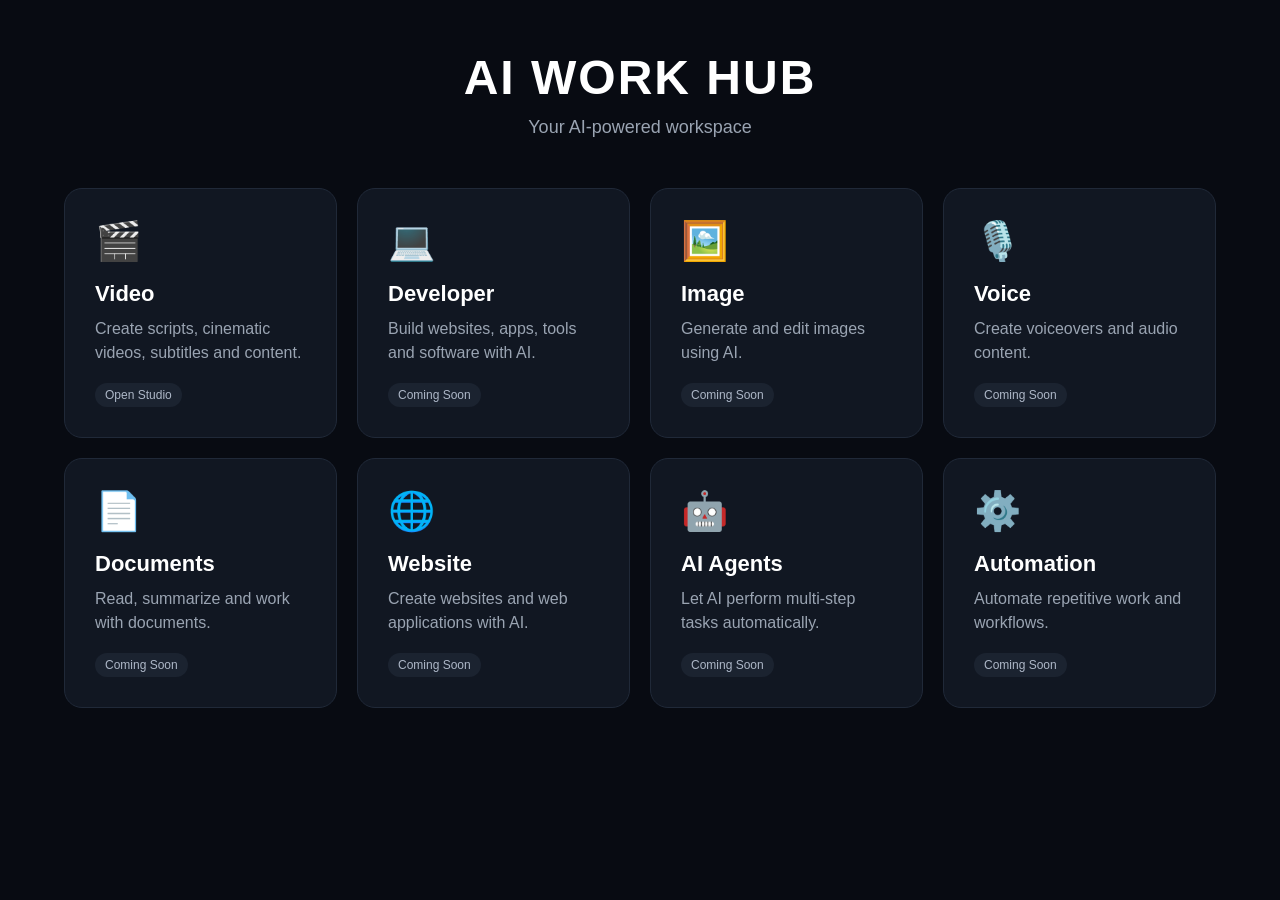
<file: index.html>
<!DOCTYPE html>
<html lang="en">
<head>
    <meta charset="UTF-8">
    <meta name="viewport" content="width=device-width, initial-scale=1.0">

    <title>AI Work Hub</title>

    <link rel="stylesheet" href="style.css">
</head>


<body>

<div class="container">

    <div class="header">
        <h1>AI WORK HUB</h1>
        <p>Your AI-powered workspace</p>
    </div>

    <div class="tools">

       <a href="video.html" style="text-decoration:none; color:inherit;">
    <div class="tool-card">
        <div class="tool-icon">🎬</div>
        <h2>Video</h2>
        <p>Create scripts, cinematic videos, subtitles and content.</p>
        <span class="badge">Open Studio</span>
    </div>
</a>

        <div class="tool-card">
            <div class="tool-icon">💻</div>
            <h2>Developer</h2>
            <p>Build websites, apps, tools and software with AI.</p>
            <span class="badge">Coming Soon</span>
        </div>

        <div class="tool-card">
            <div class="tool-icon">🖼️</div>
            <h2>Image</h2>
            <p>Generate and edit images using AI.</p>
            <span class="badge">Coming Soon</span>
        </div>

        <div class="tool-card">
            <div class="tool-icon">🎙️</div>
            <h2>Voice</h2>
            <p>Create voiceovers and audio content.</p>
            <span class="badge">Coming Soon</span>
        </div>

        <div class="tool-card">
            <div class="tool-icon">📄</div>
            <h2>Documents</h2>
            <p>Read, summarize and work with documents.</p>
            <span class="badge">Coming Soon</span>
        </div>

        <div class="tool-card">
            <div class="tool-icon">🌐</div>
            <h2>Website</h2>
            <p>Create websites and web applications with AI.</p>
            <span class="badge">Coming Soon</span>
        </div>

        <div class="tool-card">
            <div class="tool-icon">🤖</div>
            <h2>AI Agents</h2>
            <p>Let AI perform multi-step tasks automatically.</p>
            <span class="badge">Coming Soon</span>
        </div>

        <div class="tool-card">
            <div class="tool-icon">⚙️</div>
            <h2>Automation</h2>
            <p>Automate repetitive work and workflows.</p>
            <span class="badge">Coming Soon</span>
        </div>

    </div>

</div>

</body>
</html>
</file>
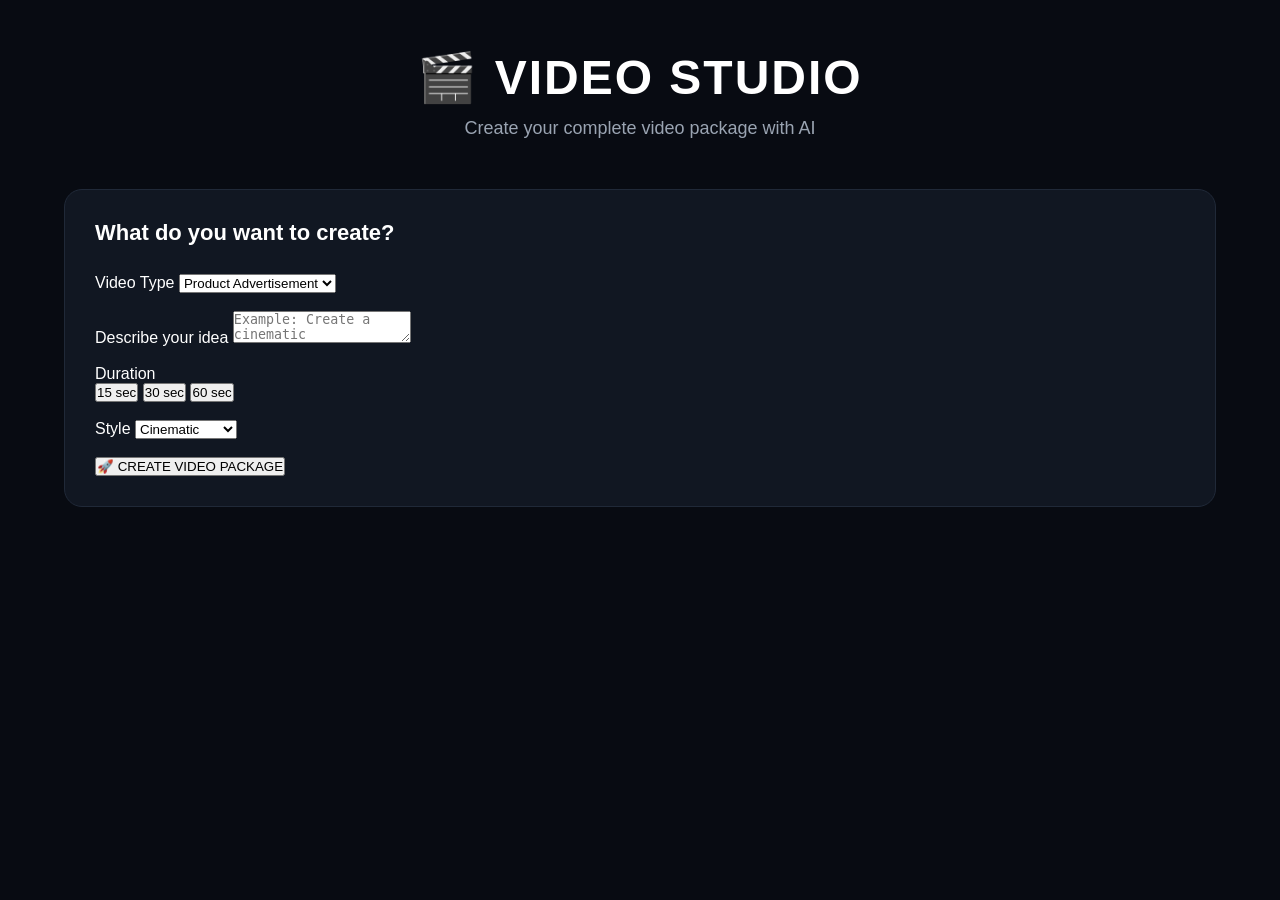
<file: video.html>
<!DOCTYPE html>
<html lang="en">
<head>
    <meta charset="UTF-8">
    <meta name="viewport" content="width=device-width, initial-scale=1.0">

    <title>Video Studio - AI Work Hub</title>

    <link rel="stylesheet" href="style.css">
</head>

<body>

<div class="container">

    <div class="header">
        <h1>🎬 VIDEO STUDIO</h1>
        <p>Create your complete video package with AI</p>
    </div>

    <div class="tool-card">

        <h2>What do you want to create?</h2>

        <br>

        <label>Video Type</label>

        <select id="videoType">
            <option>Product Advertisement</option>
            <option>YouTube Video</option>
            <option>Instagram Reel</option>
            <option>Cinematic Video</option>
            <option>Short Video</option>
        </select>

        <br><br>

        <label>Describe your idea</label>

        <textarea
            id="idea"
            placeholder="Example: Create a cinematic advertisement for a premium perfume..."
        ></textarea>

        <br><br>

        <label>Duration</label>

        <div>
            <button onclick="setDuration(15)">15 sec</button>
            <button onclick="setDuration(30)">30 sec</button>
            <button onclick="setDuration(60)">60 sec</button>
        </div>

        <br>

        <label>Style</label>

        <select id="style">
            <option>Cinematic</option>
            <option>Luxury</option>
            <option>Modern</option>
            <option>Corporate</option>
            <option>Documentary</option>
        </select>

        <br><br>

        <button onclick="createVideoPackage()">
            🚀 CREATE VIDEO PACKAGE
        </button>

    </div>

    <div id="result" class="tool-card" style="display:none; margin-top:25px;">

        <h2>Your Video Package</h2>

        <br>

        <h3>📝 Script</h3>
        <p id="scriptResult"></p>

        <br>

        <h3>🎬 Scene Prompts</h3>
        <p id="sceneResult"></p>

        <br>

        <h3>🎙️ Voiceover</h3>
        <p id="voiceResult"></p>

        <br>

        <h3>📄 Subtitles</h3>
        <p id="subtitleResult"></p>

        <br>

        <h3>🖼️ Thumbnail</h3>
        <p id="thumbnailResult"></p>

        <br>

        <h3>📱 Social Media</h3>
        <p id="socialResult"></p>

    </div>

</div>

<script>

let selectedDuration = 30;

function setDuration(duration) {
    selectedDuration = duration;
}

function createVideoPackage() {

    const idea = document.getElementById("idea").value;
    const type = document.getElementById("videoType").value;
    const style = document.getElementById("style").value;

    if (idea.trim() === "") {
        alert("Please enter your video idea.");
        return;
    }

    document.getElementById("result").style.display = "block";

    document.getElementById("scriptResult").innerText =
        "Video Type: " + type +
        " | Duration: " + selectedDuration +
        " seconds | Style: " + style +
        " | Idea: " + idea;

    document.getElementById("sceneResult").innerText =
        "AI will generate cinematic scene-by-scene prompts based on your idea.";

    document.getElementById("voiceResult").innerText =
        "AI will create a professional voiceover script matching the selected duration.";

    document.getElementById("subtitleResult").innerText =
        "AI will generate perfectly timed subtitles in SRT format.";

    document.getElementById("thumbnailResult").innerText =
        "AI will create a professional thumbnail concept and image prompt.";

    document.getElementById("socialResult").innerText =
        "AI will generate a title, description and hashtags for social media.";
}

</script>

</body>
</html>
</file>
<file: style.css>
* {
    margin: 0;
    padding: 0;
    box-sizing: border-box;
}

body {
    font-family: Arial, sans-serif;
    background: #080b12;
    color: white;
    min-height: 100vh;
}

.container {
    width: 90%;
    max-width: 1200px;
    margin: auto;
    padding: 50px 0;
}

.header {
    text-align: center;
    margin-bottom: 50px;
}

.header h1 {
    font-size: 48px;
    letter-spacing: 2px;
}

.header p {
    color: #9aa4b2;
    margin-top: 12px;
    font-size: 18px;
}

.tools {
    display: grid;
    grid-template-columns: repeat(auto-fit, minmax(220px, 1fr));
    gap: 20px;
}

.tool-card {
    background: #111722;
    border: 1px solid #202938;
    border-radius: 18px;
    padding: 30px;
    cursor: pointer;
    transition: 0.3s;
}

.tool-card:hover {
    transform: translateY(-6px);
    border-color: #5865f2;
}

.tool-icon {
    font-size: 38px;
    margin-bottom: 18px;
}

.tool-card h2 {
    font-size: 22px;
    margin-bottom: 10px;
}

.tool-card p {
    color: #9aa4b2;
    line-height: 1.5;
}

.badge {
    display: inline-block;
    margin-top: 18px;
    padding: 5px 10px;
    border-radius: 20px;
    background: #1b2330;
    color: #aeb8c8;
    font-size: 12px;
}
</file>
